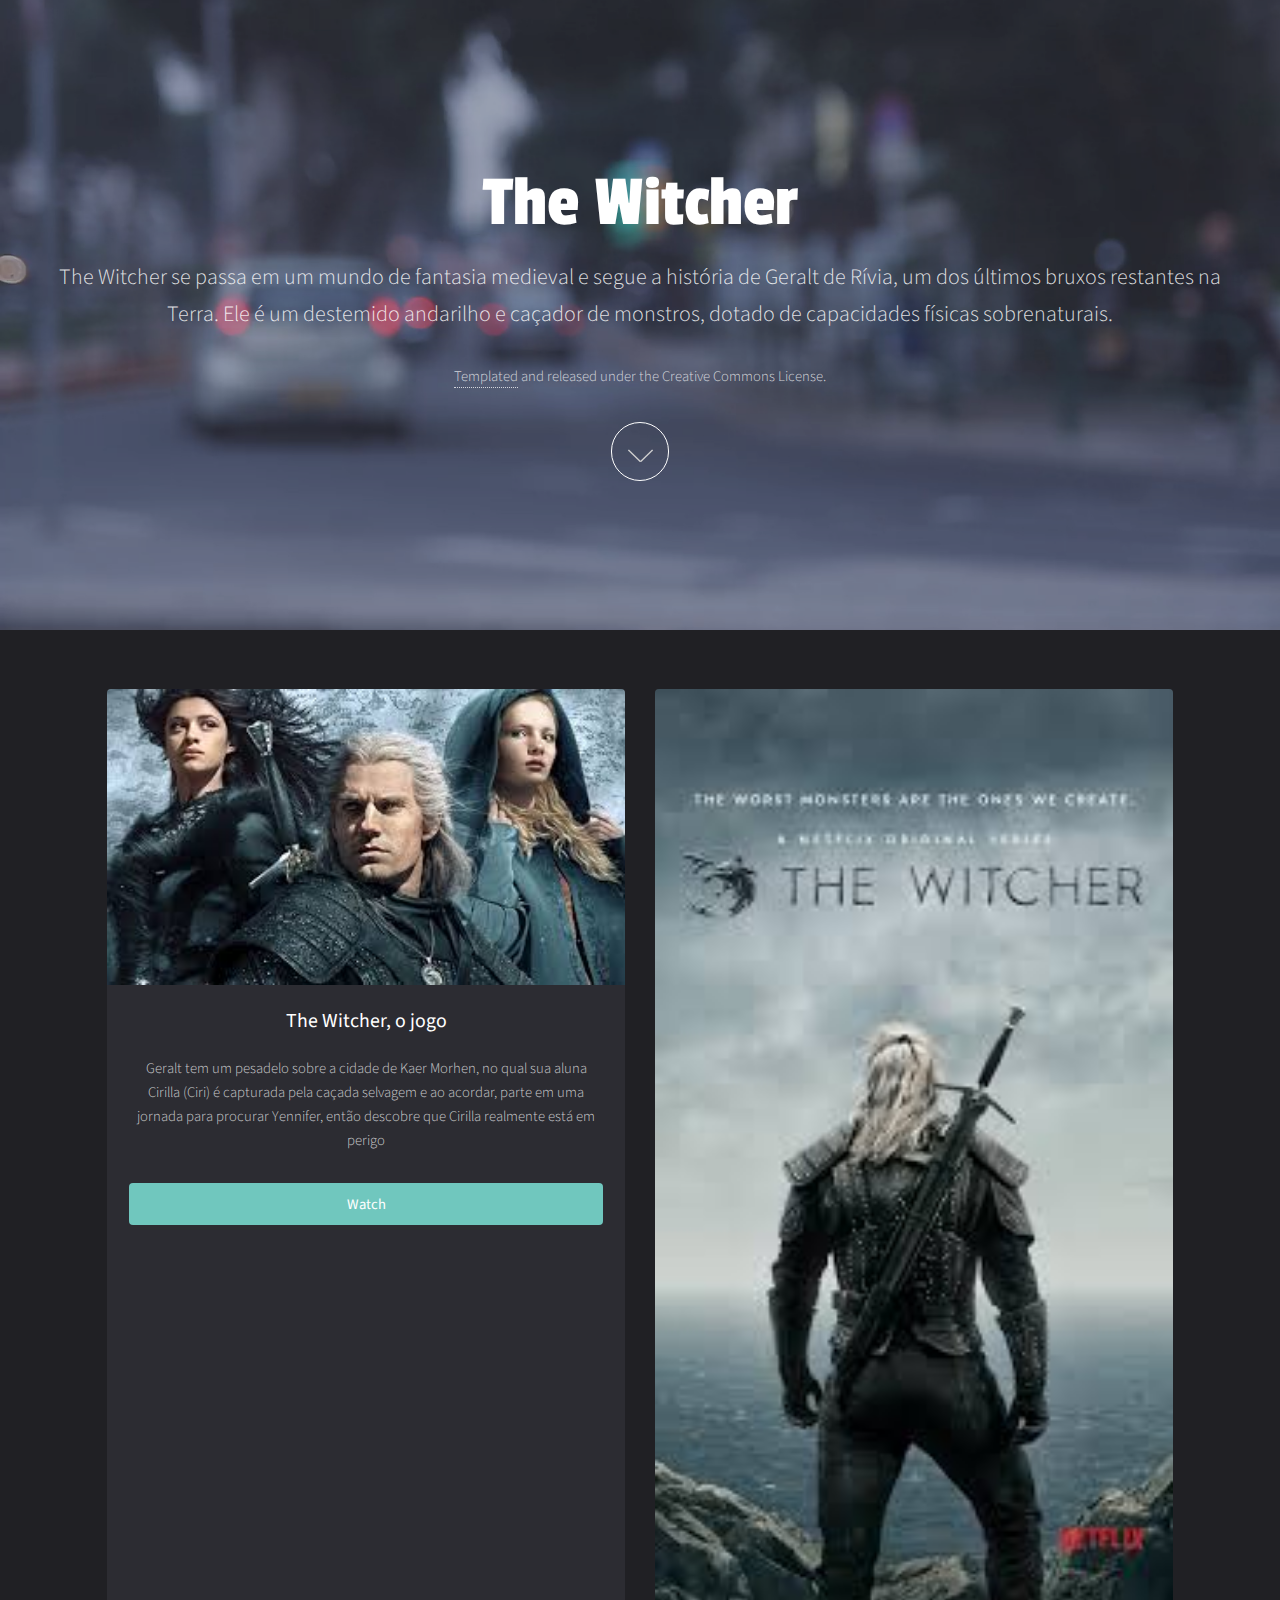
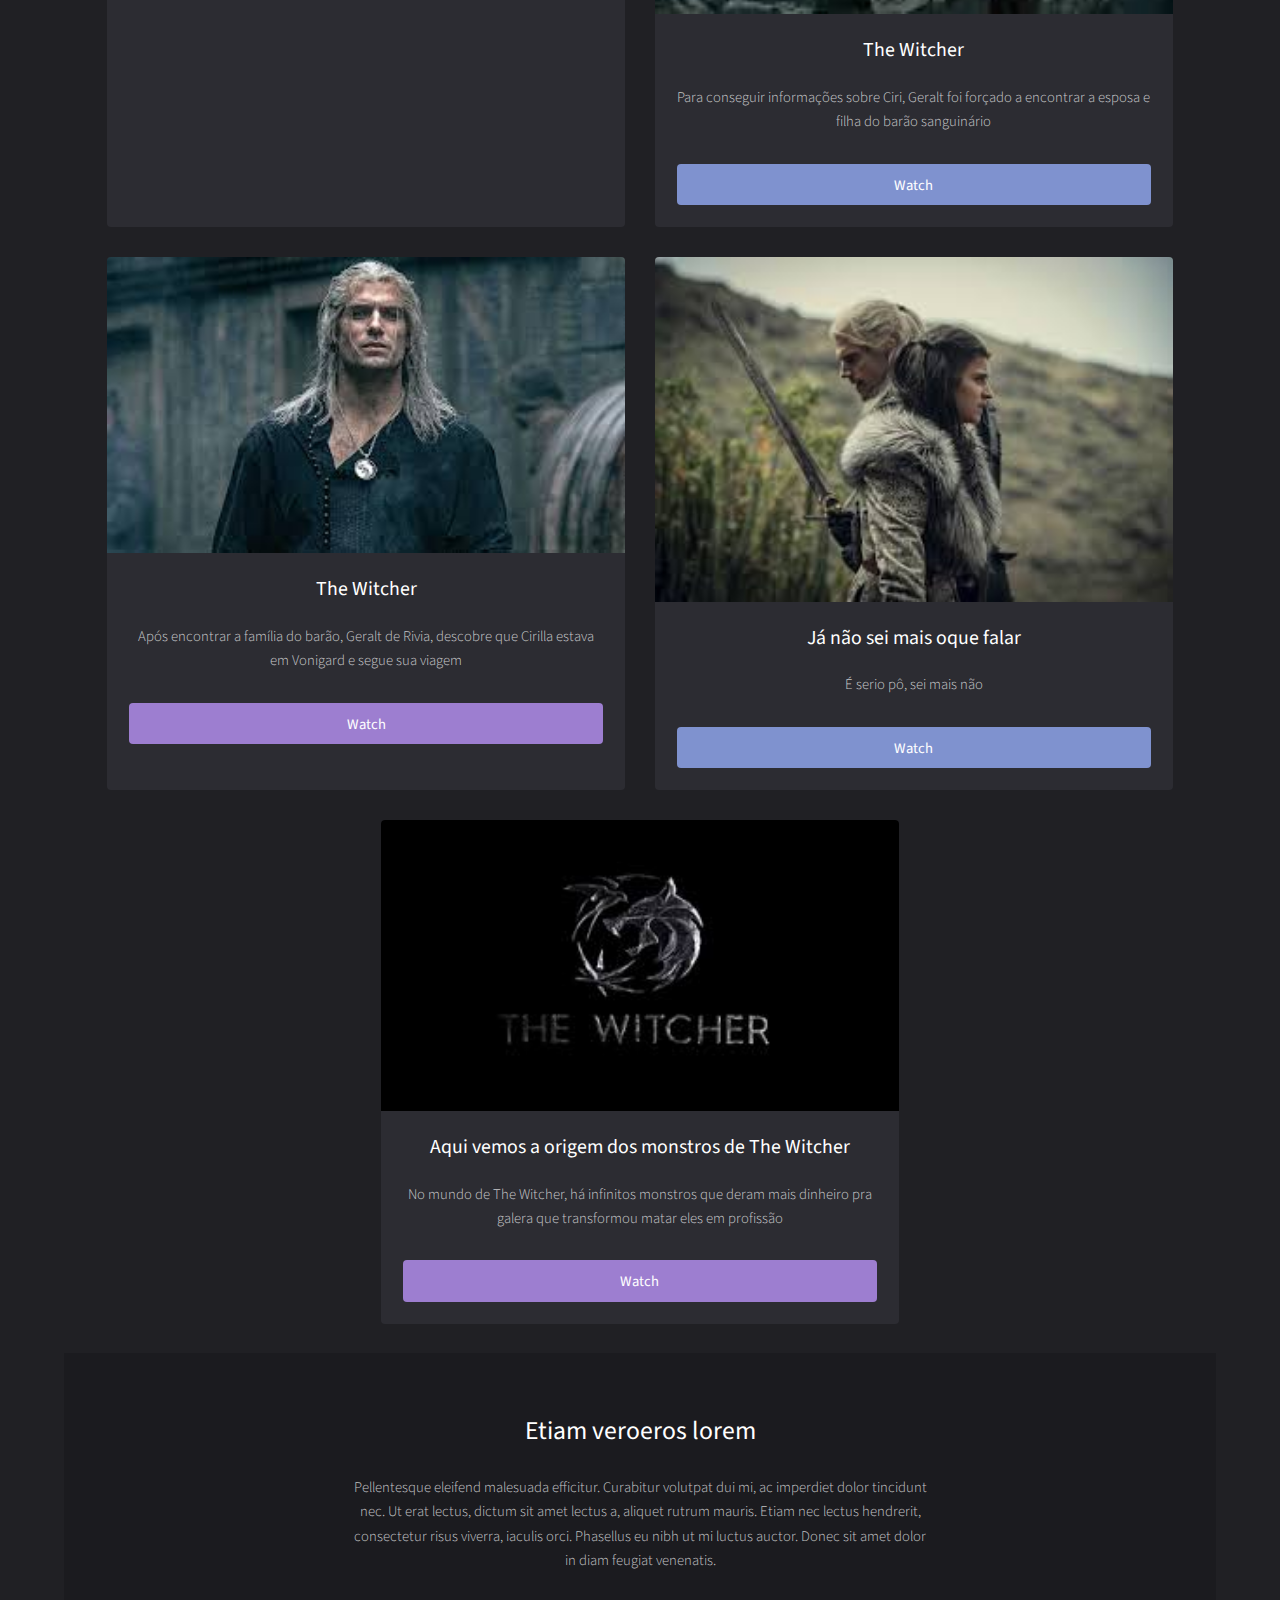
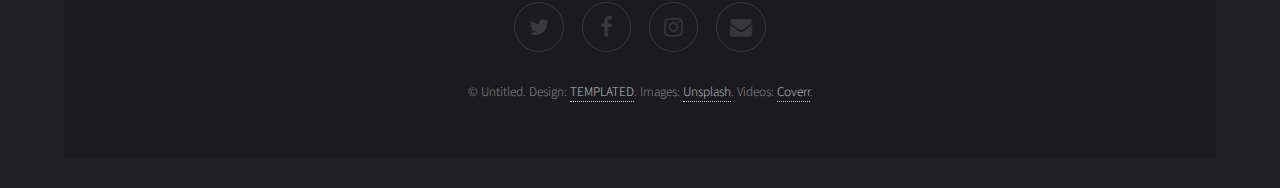
<file: Aula prof tarcisio/index.html>
<!DOCTYPE HTML>
<!--
	Full Motion by TEMPLATED
	templated.co @templatedco
	Released for free under the Creative Commons Attribution 3.0 license (templated.co/license)
-->
<html>
	<head>
		<title>The Witcher</title>
		<meta charset="utf-8" />
		<meta name="viewport" content="width=device-width, initial-scale=1" />
		<link rel="stylesheet" href="assets/css/main.css" />
	</head>
	<body id="top">

			<!-- Banner -->
			<!--
				To use a video as your background, set data-video to the name of your video without
				its extension (eg. images/banner). Your video must be available in both .mp4 and .webm
				formats to work correctly.
			-->
				<section id="banner" data-video="images/banner">
					<div class="inner">
						<header>
							<h1>The Witcher</h1>
							<p>The Witcher se passa em um mundo de fantasia medieval e segue a história de Geralt de Rívia,
								 um dos últimos bruxos restantes na Terra. Ele é um destemido andarilho e caçador de monstros,
								  dotado de capacidades físicas sobrenaturais.</p> <a href="https://templated.co/">Templated</a> and released under the Creative Commons License.</p>
						</header>
						<a href="#main" class="more">Learn More</a>
					</div>
				</section>

			<!-- Main -->
				<div id="main">
					<div class="inner">

					<!-- Boxes -->
						<div class="thumbnails">

							<div class="box">
								<a href="https://youtu.be/tjujvMkqWe4&t" class="image fit"><img src="images/thewitcher.jpg" alt="" /></a>
								<div class="inner">
									<h3>The Witcher, o jogo</h3>
									<p>Geralt tem um pesadelo sobre a cidade de Kaer Morhen, no qual sua aluna Cirilla (Ciri)
										 é capturada pela caçada selvagem e ao acordar, parte em uma jornada para procurar Yennifer,
										então descobre que Cirilla realmente está em perigo</p>
									<a href="https://youtu.be/tjujvMkqWe4&t" class="button fit" data-poptrox="youtube,800x400">Watch</a>
								</div>
							</div>

							<div class="box">
								<a href="https://youtu.be/4F9kdO8t45o&ab" class="image fit"><img src="images/thewitcher2.jpg" alt="" /></a>
								<div class="inner">
									<h3>The Witcher</h3>
									<p>Para conseguir informações sobre Ciri, Geralt foi forçado a encontrar a esposa e filha do
										barão sanguinário
									</p>
									<a href="https://youtu.be/4F9kdO8t45o&ab" class="button style2 fit" data-poptrox="youtube,800x400">Watch</a>
								</div>
							</div>

							<div class="box">
								<a href="https://youtu.be/a3h0WPUVR" class="image fit"><img src="images/thewitcher.3jpg.jpg" alt="" /></a>
								<div class="inner">
									<h3>The Witcher</h3>
									<p>Após encontrar a família do barão, Geralt de Rivia,
										 descobre que Cirilla estava em Vonigard e segue sua viagem</p>
									<a href="https://youtu.be/a3h0WPUVR" class="button style3 fit" data-poptrox="youtube,800x400">Watch</a>
								</div>
							</div>

							<div class="box">
								<a href="https://youtu.be/BaOFT1xK0pQ&ab" class="image fit"><img src="images/thewitcher4.jpg" alt="" /></a>
								<div class="inner">
									<h3>Já não sei mais oque falar</h3>
									<p>É serio pô, sei mais não</p>
									<a href="https://youtu.be/BaOFT1xK0pQ&ab" class="button style2 fit" data-poptrox="youtube,800x400">Watch</a>
								</div>
							</div>

							<div class="box">
								<a href="https://youtu.be/1FsLE80cKGc&ab" class="image fit"><img src="images/thewitcher5.jpg" alt="" /></a>
								<div class="inner">
									<h3>Aqui vemos a origem dos monstros de The Witcher</h3>
									<p>No mundo de The Witcher, há infinitos monstros que deram mais dinheiro pra galera
										que transformou matar eles em profissão
									</p>
									<a href="https://youtu.be/1FsLE80cKGc&ab" class="button style3 fit" data-poptrox="youtube,800x400">Watch</a>
								</div>
							</div>

						

			<!-- Footer -->
				<footer id="footer">
					<div class="inner">
						<h2>Etiam veroeros lorem</h2>
						<p>Pellentesque eleifend malesuada efficitur. Curabitur volutpat dui mi, ac imperdiet dolor tincidunt nec. Ut erat lectus, dictum sit amet lectus a, aliquet rutrum mauris. Etiam nec lectus hendrerit, consectetur risus viverra, iaculis orci. Phasellus eu nibh ut mi luctus auctor. Donec sit amet dolor in diam feugiat venenatis. </p>

						<ul class="icons">
							<li><a href="#" class="icon fa-twitter"><span class="label">Twitter</span></a></li>
							<li><a href="#" class="icon fa-facebook"><span class="label">Facebook</span></a></li>
							<li><a href="#" class="icon fa-instagram"><span class="label">Instagram</span></a></li>
							<li><a href="#" class="icon fa-envelope"><span class="label">Email</span></a></li>
						</ul>
						<p class="copyright">&copy; Untitled. Design: <a href="https://templated.co">TEMPLATED</a>. Images: <a href="https://unsplash.com/">Unsplash</a>. Videos: <a href="http://coverr.co/">Coverr</a>.</p>
					</div>
				</footer>

		<!-- Scripts -->
			<script src="assets/js/jquery.min.js"></script>
			<script src="assets/js/jquery.scrolly.min.js"></script>
			<script src="assets/js/jquery.poptrox.min.js"></script>
			<script src="assets/js/skel.min.js"></script>
			<script src="assets/js/util.js"></script>
			<script src="assets/js/main.js"></script>

	</body>
</html>
</file>
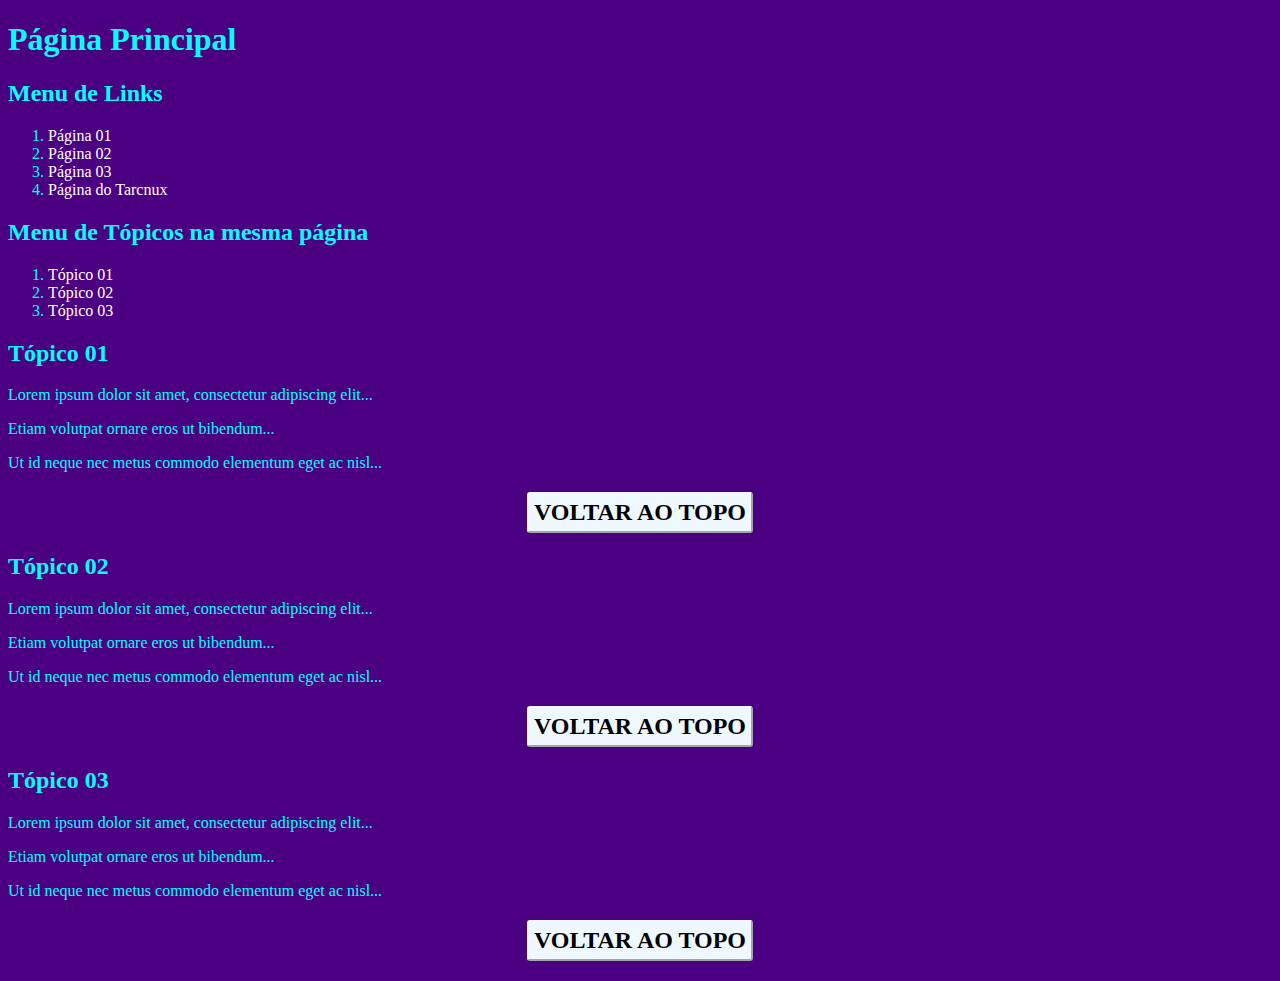
<file: aula01/index.html>
<!DOCTYPE html>
<html lang="pt-br">
<head>
   <meta charset="UTF-8">
   <meta name="viewport" content="width=device-width, initial-scale=1.0">
   <title>Página Principal</title>
   <!--É necessário ligar/linkar o Estilo CSS-->
   <link rel="stylesheet" href="./css/estilo.css">
</head>
<body id="principal">
   <h1 id="topo">Página Principal</h1>
   <h2>Menu de Links</h2>
   <ol><!--Lista não ordenada-->
       <li><a href="./pg1.html">Página 01</a></li>
       <li><a href="./pg2.html">Página 02</a></li>
       <li><a href="./pg3.html">Página 03</a></li>
       <li><!--Item da Lista - LI -->
           <a href="http://www.tarcnux.com.br" target="_blank">
               Página do Tarcnux
           </a>
       </li>
   </ol>
 
   <h2>Menu de Tópicos na mesma página</h2>
   <ol>
       <li><a href="#topico01">Tópico 01</a></li>
       <li><a href="#topico02">Tópico 02</a></li>
       <li><a href="#topico03">Tópico 03</a></li>
   </ol>
 
   <h2 id="topico01">Tópico 01</h2>
   <p>Lorem ipsum dolor sit amet, consectetur adipiscing elit...</p>
   <p>Etiam volutpat ornare eros ut bibendum...</p>
   <p>Ut id neque nec metus commodo elementum eget ac nisl...</p>
  
   <footer><!--Rodapé-->
       <h2><a href="#topo">VOLTAR AO TOPO</a></h2>
   </footer>   
  
   <h2 id="topico02">Tópico 02</h2>
   <p>Lorem ipsum dolor sit amet, consectetur adipiscing elit...</p>
   <p>Etiam volutpat ornare eros ut bibendum...</p>
   <p>Ut id neque nec metus commodo elementum eget ac nisl...</p>
 
   <footer><!--Rodapé-->
       <h2><a href="#topo">VOLTAR AO TOPO</a></h2>
   </footer>
 
   <h2 id="topico03">Tópico 03</h2>
   <p>Lorem ipsum dolor sit amet, consectetur adipiscing elit...</p>
   <p>Etiam volutpat ornare eros ut bibendum...</p>
   <p>Ut id neque nec metus commodo elementum eget ac nisl...</p>
  
   <footer><!--Rodapé-->
       <h2><a href="#topo">VOLTAR AO TOPO</a></h2>
   </footer>
 
</body>
</html>
</file>
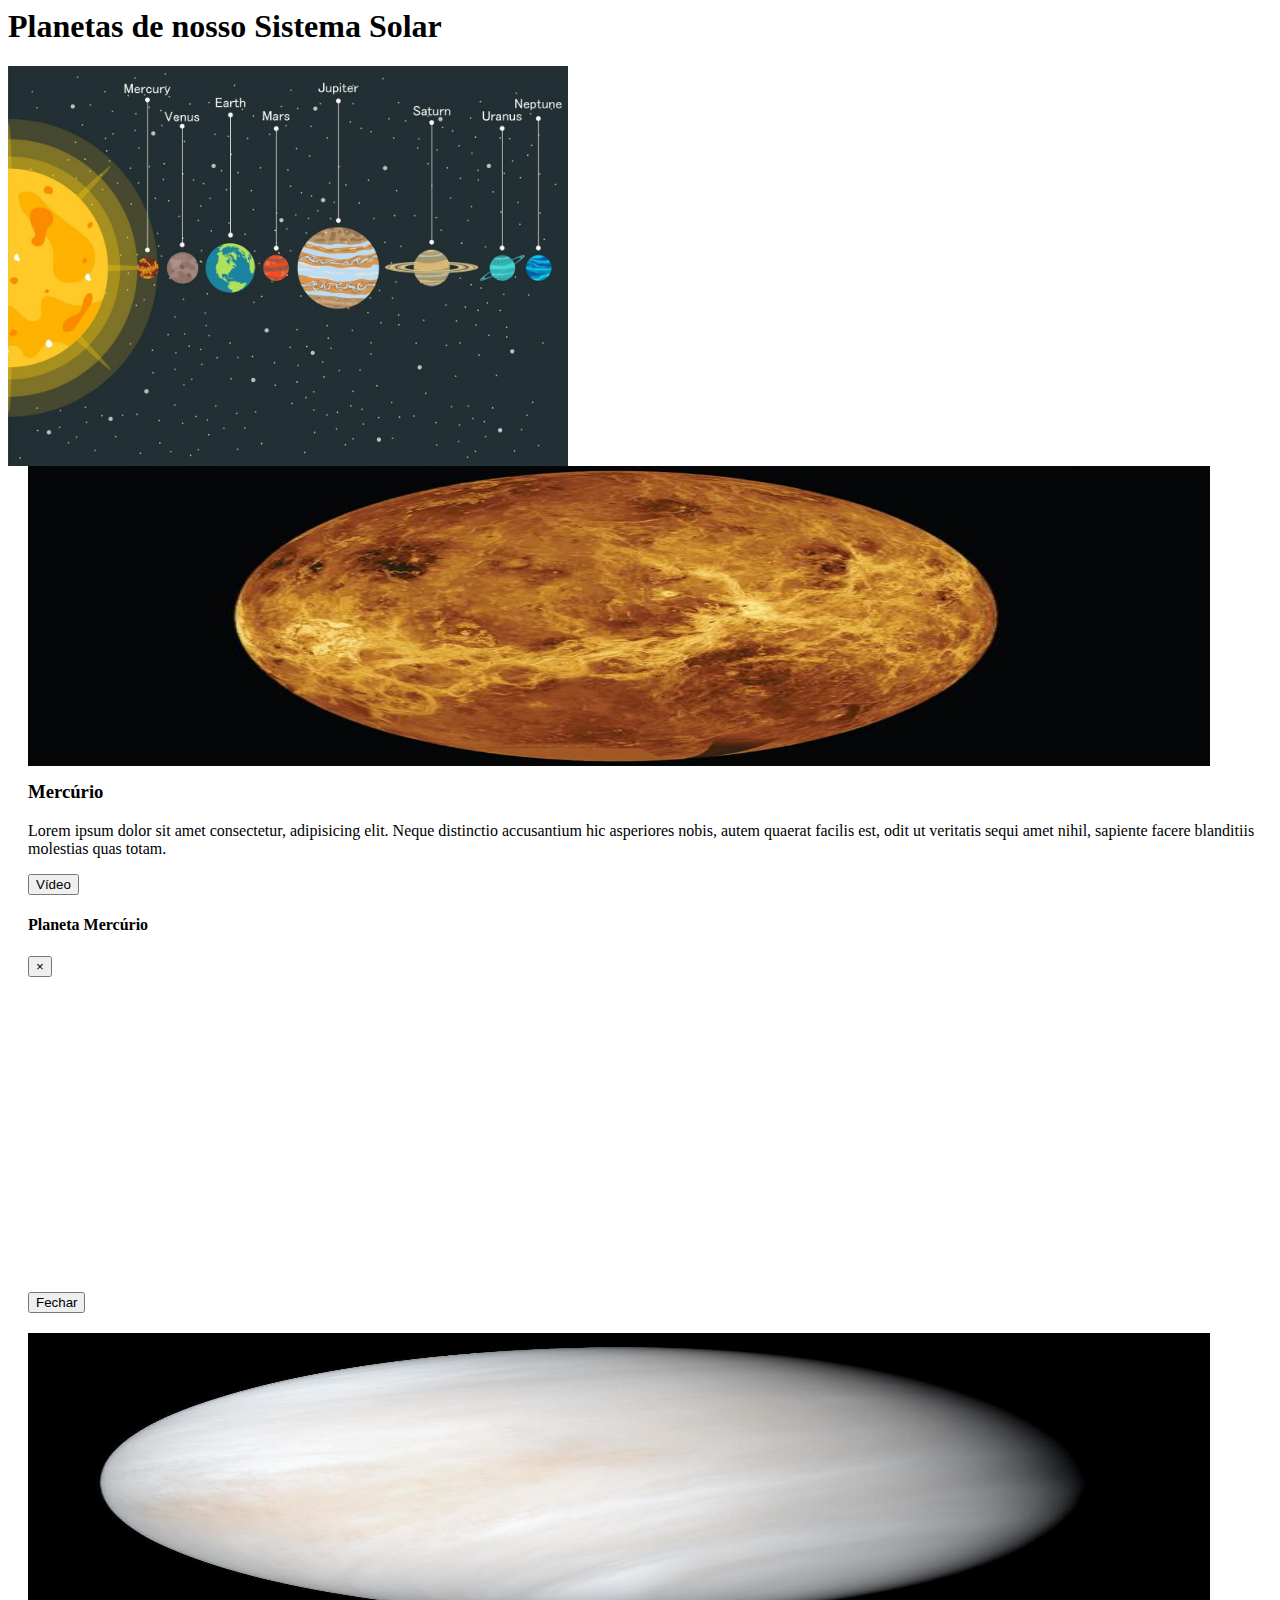
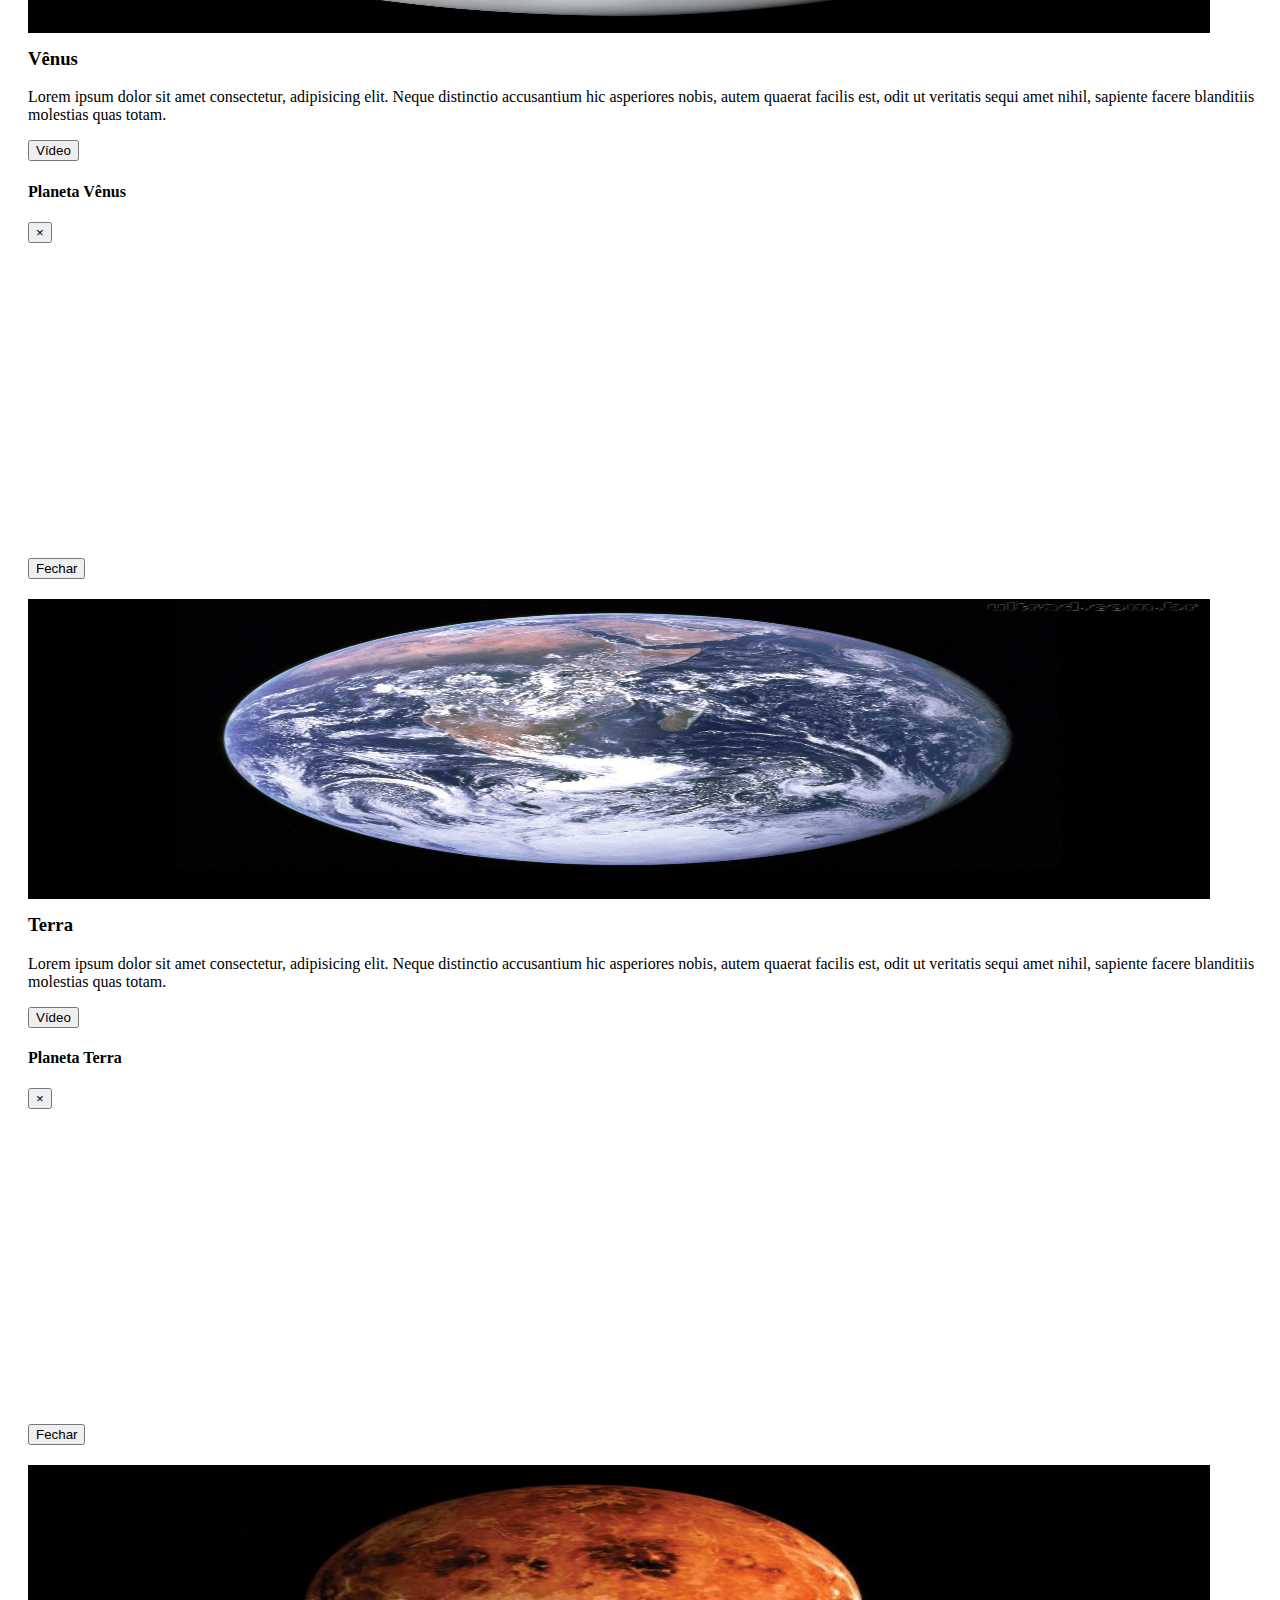
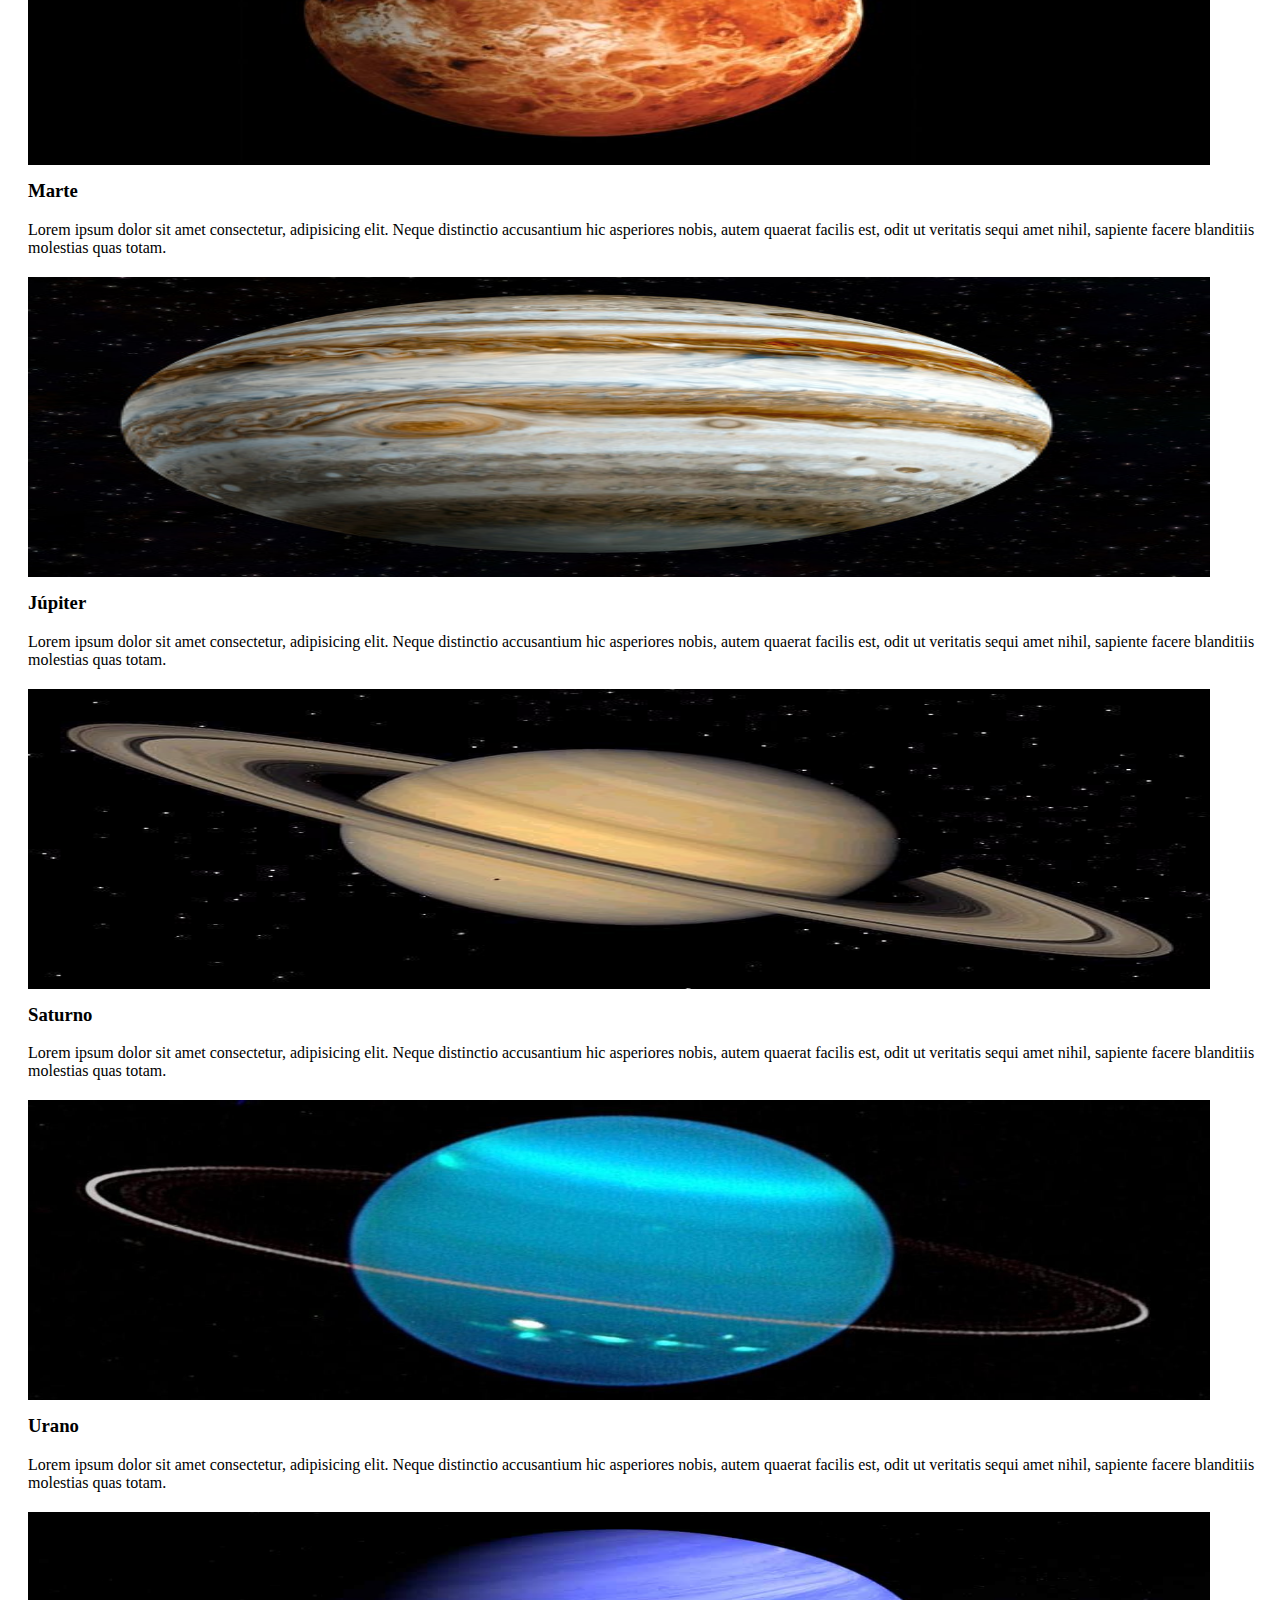
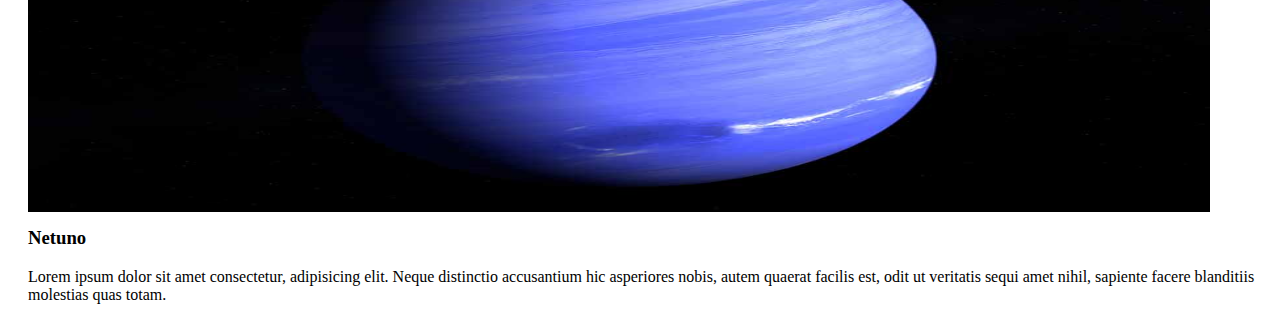
<file: Planetas-bootstrap/index.html>
<head>
  <!--Favicon-->
  <link rel="shortcut icon" href="./img/imgTerra.png" type="image/png">

  <!-- Meta tags Obrigatórias -->
  <meta charset="utf-8">
  <meta name="viewport" content="width=device-width, initial-scale=1, shrink-to-fit=no">
 
  <!--Favicon-->
  <link rel="shortcut icon" href="./img/imgTerra.png" type="image/png">

  <!-- Bootstrap CSS -->
  <link rel="stylesheet" href="https://stackpath.bootstrapcdn.com/bootstrap/4.1.3/css/bootstrap.min.css" integrity="sha384-MCw98/SFnGE8fJT3GXwEOngsV7Zt27NXFoaoApmYm81iuXoPkFOJwJ8ERdknLPMO" crossorigin="anonymous">
  <link rel="stylesheet" href="./estilo.css">

  <title>Planetas de nosso Sistema Solar</title>
</head>
<body>
  <header class="jumbotron text-light bg-dark text-center">
      <h1>Planetas de nosso Sistema Solar</h1>
      <img src="./img/sistema-solar.jpg" alt="Sistema Solar"
           height="400" class="rounded-circle">
  </header>
  <main class="container-fluid">
      <section class="row"> <!--1ª Fileira-->
          <article class="col card bg-light">
              <div class="card-body">
                  <img src="./img/mercurio.jpg" class="img-thumbnail"
                  alt="Mercúrio" title="Mercúrio">
                  <h3>Mercúrio</h3>
                  <p>
                      Lorem ipsum dolor sit amet consectetur, adipisicing elit. Neque distinctio accusantium hic asperiores nobis, autem quaerat facilis est, odit ut veritatis sequi amet nihil, sapiente facere blanditiis molestias quas totam.
                  </p>
                  <!-- Início Modal Mercúrio-->
                  <!-- Botão para abrir a Janela Modal -->
                  <button type="button" class="btn btn-primary" data-toggle="modal" data-target="#modalMercurio">
                      Vídeo
                  </button>
                 
                  <!-- A Modal -->
                  <div class="modal fade" id="modalMercurio">
                      <div class="modal-dialog">
                      <div class="modal-content">
                 
                          <!-- Cabeçalho Modal -->
                          <div class="modal-header">
                          <h4 class="modal-title">Planeta Mercúrio</h4>
                          <button type="button" class="close" data-dismiss="modal">&times;</button>
                          </div>
                 
                          <!-- Corpo Modal  -->
                          <div class="modal-body">
                              <!-- Vídeo do Youtube-->
                              <iframe width="560" height="315" src="https://www.youtube.com/embed/Nt1roYm0jPQ"
                              frameborder="0" allow="accelerometer; autoplay; clipboard-write; encrypted-media; gyroscope; picture-in-picture"
                              allowfullscreen></iframe>
                          </div>
                 
                          <!-- Rodapé Modal -->
                          <div class="modal-footer">
                          <button type="button" class="btn btn-danger" data-dismiss="modal">Fechar</button>
                          </div>
                 
                      </div>
                      </div>
                  </div>
                  <!-- Final Modal Mercúrio-->
              </div>
          </article>
          <article class="col card bg-light">
              <div class="card-body">
                  <img src="./img/venus.jpg" class="img-thumbnail"
                  alt="Vênus" title="Vênus">
                  <h3>Vênus</h3>
                  <p>
                      Lorem ipsum dolor sit amet consectetur, adipisicing elit. Neque distinctio accusantium hic asperiores nobis, autem quaerat facilis est, odit ut veritatis sequi amet nihil, sapiente facere blanditiis molestias quas totam.
                  </p>
                  <!-- Início Modal Vênus-->
                  <!-- Botão para abrir a Janela Modal -->
                  <button type="button" class="btn btn-primary" data-toggle="modal" data-target="#modalVenus">
                      Vídeo
                  </button>
                 
                  <!-- A Modal -->
                  <div class="modal fade" id="modalVenus">
                      <div class="modal-dialog">
                      <div class="modal-content">
                 
                          <!-- Cabeçalho Modal -->
                          <div class="modal-header">
                          <h4 class="modal-title">Planeta Vênus</h4>
                          <button type="button" class="close" data-dismiss="modal">&times;</button>
                          </div>
                 
                          <!-- Corpo Modal  -->
                          <div class="modal-body">
                              <!-- Vídeo do Youtube-->
                              <iframe width="560"
                              height="315" src="https://www.youtube.com/embed/wPpJHufd0K8" frameborder="0"
                              allow="accelerometer; autoplay; clipboard-write; encrypted-media; gyroscope; picture-in-picture"
                              allowfullscreen></iframe>
                          </div>
                 
                          <!-- Rodapé Modal -->
                          <div class="modal-footer">
                          <button type="button" class="btn btn-danger" data-dismiss="modal">Fechar</button>
                          </div>
                 
                      </div>
                      </div>
                  </div>
                  <!-- Final Modal Vênus-->
              </div>
          </article>
          <article class="col card bg-light">
              <div class="card-body">
                  <img src="./img/terra.jpg" class="img-thumbnail"
                  alt="Terra" title="Terra">
                  <h3>Terra</h3>
                  <p>
                      Lorem ipsum dolor sit amet consectetur, adipisicing elit. Neque distinctio accusantium hic asperiores nobis, autem quaerat facilis est, odit ut veritatis sequi amet nihil, sapiente facere blanditiis molestias quas totam.
                  </p>
                  <!-- Início Modal Terra-->
                  <!-- Botão para abrir a Janela Modal -->
                  <button type="button" class="btn btn-primary" data-toggle="modal" data-target="#modalTerra">
                      Vídeo
                  </button>
                 
                  <!-- A Modal -->
                  <div class="modal fade" id="modalTerra">
                      <div class="modal-dialog">
                      <div class="modal-content">
                 
                          <!-- Cabeçalho Modal -->
                          <div class="modal-header">
                          <h4 class="modal-title">Planeta Terra</h4>
                          <button type="button" class="close" data-dismiss="modal">&times;</button>
                          </div>
                 
                          <!-- Corpo Modal  -->
                          <div class="modal-body">
                              <!-- Vídeo do Youtube-->
                              <iframe width="560" height="315" src="https://www.youtube.com/embed/xQc9vyBpfjE" frameborder="0" allow="accelerometer; autoplay; clipboard-write; encrypted-media; gyroscope; picture-in-picture" allowfullscreen></iframe>
                          </div>
                 
                          <!-- Rodapé Modal -->
                          <div class="modal-footer">
                          <button type="button" class="btn btn-danger" data-dismiss="modal">Fechar</button>
                          </div>
                 
                      </div>
                      </div>
                  </div>
                  <!-- Final Modal Terra-->
              </div>
          </article>
      </section>

      <section class="row"><!--2ª Fileira -->
          <article class="col card bg-light">
              <div class="card-body">
                  <img src="./img/marte.jpg" alt="Marte" title="Marte"
                  class="img-thumbnail">
                  <h3>Marte</h3>
                  <p>
                      Lorem ipsum dolor sit amet consectetur, adipisicing elit. Neque distinctio accusantium hic asperiores nobis, autem quaerat facilis est, odit ut veritatis sequi amet nihil, sapiente facere blanditiis molestias quas totam.
                  </p>
              </div>
          </article>
          <article class="col card bg-light">
              <div class="card-body">
                  <img src="./img/jupiter.jpg" alt="Júpiter" title="Júpiter"
                  class="img-thumbnail">
                  <h3>Júpiter</h3>
                      <p>
                      Lorem ipsum dolor sit amet consectetur, adipisicing elit. Neque distinctio accusantium hic asperiores nobis, autem quaerat facilis est, odit ut veritatis sequi amet nihil, sapiente facere blanditiis molestias quas totam.
                  </p>                   
              </div>
          </article>
          <article class="col card bg-light">
              <div class="card-body">
                  <img src="./img/saturno.jpg" alt="Saturno" title="Saturno"
                  class="img-thumbnail">
                  <h3>Saturno</h3>
                  <p>
                      Lorem ipsum dolor sit amet consectetur, adipisicing elit. Neque distinctio accusantium hic asperiores nobis, autem quaerat facilis est, odit ut veritatis sequi amet nihil, sapiente facere blanditiis molestias quas totam.
                  </p>
              </div>
          </article>
      </section>

      <section class="row"><!--3ª Fileira-->
          <article class="col card bg-light">
              <div class="card-body">
                  <img src="./img/urano.jpg" alt="Urano" title="Urano"
                  class="img-thumbnail">
                  <h3>Urano</h3>
                  <p>
                      Lorem ipsum dolor sit amet consectetur, adipisicing elit. Neque distinctio accusantium hic asperiores nobis, autem quaerat facilis est, odit ut veritatis sequi amet nihil, sapiente facere blanditiis molestias quas totam.
                  </p>
              </div>
          </article>
          <article class="col card bg-light">
              <div class="card-body">
                  <img src="./img/netuno.jpg" alt="Netuno" title="Netuno"
                  class="img-thumbnail">
                  <h3>Netuno</h3>
                  <p>
                      Lorem ipsum dolor sit amet consectetur, adipisicing elit. Neque distinctio accusantium hic asperiores nobis, autem quaerat facilis est, odit ut veritatis sequi amet nihil, sapiente facere blanditiis molestias quas totam.
                  </p>
              </div>
          </article>
      </section>

  </main>

  <!-- JavaScript (Opcional) -->
  <!-- jQuery primeiro, depois Popper.js, depois Bootstrap JS -->
  <script src="https://code.jquery.com/jquery-3.3.1.slim.min.js" integrity="sha384-q8i/X+965DzO0rT7abK41JStQIAqVgRVzpbzo5smXKp4YfRvH+8abtTE1Pi6jizo" crossorigin="anonymous"></script>
  <script src="https://cdnjs.cloudflare.com/ajax/libs/popper.js/1.14.3/umd/popper.min.js" integrity="sha384-ZMP7rVo3mIykV+2+9J3UJ46jBk0WLaUAdn689aCwoqbBJiSnjAK/l8WvCWPIPm49" crossorigin="anonymous"></script>
  <script src="https://stackpath.bootstrapcdn.com/bootstrap/4.1.3/js/bootstrap.min.js" integrity="sha384-ChfqqxuZUCnJSK3+MXmPNIyE6ZbWh2IMqE241rYiqJxyMiZ6OW/JmZQ5stwEULTy" crossorigin="anonymous"></script>
</body>
</html>
</file>
<file: aula01/css/estilo.css>
/*Corpo da página principal*/
body#principal {
    background-color: indigo;
    color: cyan;
 }
  
 #principal a {
    color: white;
    text-decoration: none; /*Tira o sublinhado*/
    cursor: pointer; /*Muda o cursor do link*/
 }
  
 #principal a:hover { /*Ao passar o mouse por cima*/
    color: yellow;
 }
  
 /*Corpo da página pg01*/
 body#pg01 {
    background-color: red;
    color: white;
 }
  
 /*Corpo da página pg02*/
 body#pg02 {
    background-color: green;
    color: greenyellow;
 }
  
 /*Corpo da página pg03*/
 body#pg03 {
    background-color: blue;
    color: deepskyblue;
 }
  
 /*Configurações gerais - para todos os arquivos*/
 img {
    width: 300px;
    display: block;
    margin: 0 auto; /*alinhando ao centro*/
    transition: all 0.3s;
    border: 5px solid white;   
 }
 img:hover {
    width: 320px;
    box-shadow: 0 0 20px black;
 }
  
 footer a{
    background-color: aliceblue;
    width: fit-content;
    padding: 5px;
    text-decoration: none;
    color: black !important;
    border: 2px outset aliceblue;
    display: block;
    margin: 0 auto;
    border-radius: 3px;
 }
  
 footer a:hover {
    border: 2px inset gainsboro;
    background-color: gainsboro;
 }
</file>
<file: Planetas-bootstrap/estilo.css>
article img {
    height: 300px !important; /*Para caber três imagens*/
    width: 95%;
 }
  
 .card {
    margin-left: 20px;
    margin-bottom: 20px;
    transition: all 300ms;
 }
  
 .card:hover {
    box-shadow: 0 0 10px gray;
 }
  
 .card-body h3 {
    margin-top: 15px;
 }
  
 .modal-content {
    width: 600px;
 }
</file>
<file: Aula prof tarcisio/assets/css/main.css>
@charset "UTF-8";
@import url(font-awesome.min.css);
@import url("https://fonts.googleapis.com/css?family=Source+Sans+Pro:300,400|Passion+One:400");

/*
	Full Motion by TEMPLATED
	templated.co @templatedco
	Released for free under the Creative Commons Attribution 3.0 license (templated.co/license)
*/

/* Reset */

	html, body, div, span, applet, object, iframe, h1, h2, h3, h4, h5, h6, p, blockquote, pre, a, abbr, acronym, address, big, cite, code, del, dfn, em, img, ins, kbd, q, s, samp, small, strike, strong, sub, sup, tt, var, b, u, i, center, dl, dt, dd, ol, ul, li, fieldset, form, label, legend, table, caption, tbody, tfoot, thead, tr, th, td, article, aside, canvas, details, embed, figure, figcaption, footer, header, hgroup, menu, nav, output, ruby, section, summary, time, mark, audio, video {
		margin: 0;
		padding: 0;
		border: 0;
		font-size: 100%;
		font: inherit;
		vertical-align: baseline;
	}

	article, aside, details, figcaption, figure, footer, header, hgroup, menu, nav, section {
		display: block;
	}

	body {
		line-height: 1;
	}

	ol, ul {
		list-style: none;
	}

	blockquote, q {
		quotes: none;
	}

	blockquote:before, blockquote:after, q:before, q:after {
		content: '';
		content: none;
	}

	table {
		border-collapse: collapse;
		border-spacing: 0;
	}

	body {
		-webkit-text-size-adjust: none;
	}

/* Box Model */

	*, *:before, *:after {
		-moz-box-sizing: border-box;
		-webkit-box-sizing: border-box;
		box-sizing: border-box;
	}

/* Basic */

	@-ms-viewport {
		width: device-width;
	}

	body {
		-ms-overflow-style: scrollbar;
	}

	@media screen and (max-width: 480px) {

		html, body {
			min-width: 320px;
		}

	}

	body {
		background: #202024;
	}

		body.is-loading *, body.is-loading *:before, body.is-loading *:after {
			-moz-animation: none !important;
			-webkit-animation: none !important;
			-ms-animation: none !important;
			animation: none !important;
			-moz-transition: none !important;
			-webkit-transition: none !important;
			-ms-transition: none !important;
			transition: none !important;
		}

/* Type */

	body, input, select, textarea {
		color: rgba(255, 255, 255, 0.75);
		font-family: "Source Sans Pro", sans-serif;
		font-size: 14pt;
		font-weight: 300;
		line-height: 1.65;
	}

		@media screen and (max-width: 1680px) {

			body, input, select, textarea {
				font-size: 11pt;
			}

		}

		@media screen and (max-width: 1280px) {

			body, input, select, textarea {
				font-size: 11pt;
			}

		}

		@media screen and (max-width: 980px) {

			body, input, select, textarea {
				font-size: 12pt;
			}

		}

		@media screen and (max-width: 736px) {

			body, input, select, textarea {
				font-size: 12pt;
			}

		}

		@media screen and (max-width: 480px) {

			body, input, select, textarea {
				font-size: 12pt;
			}

		}

	a {
		-moz-transition: background-color 0.2s ease-in-out, color 0.2s ease-in-out;
		-webkit-transition: background-color 0.2s ease-in-out, color 0.2s ease-in-out;
		-ms-transition: background-color 0.2s ease-in-out, color 0.2s ease-in-out;
		transition: background-color 0.2s ease-in-out, color 0.2s ease-in-out;
		color: rgba(255, 255, 255, 0.75);
		text-decoration: none;
		border-bottom: 1px dotted;
		outline: 0;
	}

		a:hover {
			color: #FFF;
			border: none;
		}

	strong, b {
		color: #fff;
		font-weight: 400;
	}

	em, i {
		font-style: italic;
	}

	p {
		margin: 0 0 2em 0;
	}

	h1, h2, h3, h4, h5, h6 {
		color: #fff;
		font-weight: 400;
		line-height: 1.5;
		margin: 0 0 1em 0;
	}

		h1 a, h2 a, h3 a, h4 a, h5 a, h6 a {
			color: inherit;
			text-decoration: none;
		}

	h2 {
		font-size: 1.75em;
	}

	h3 {
		font-size: 1.35em;
	}

	h4 {
		font-size: 1.1em;
	}

	h5 {
		font-size: 0.9em;
	}

	h6 {
		font-size: 0.7em;
	}

	sub {
		font-size: 0.8em;
		position: relative;
		top: 0.5em;
	}

	sup {
		font-size: 0.8em;
		position: relative;
		top: -0.5em;
	}

	blockquote {
		border-left: solid 4px rgba(144, 144, 144, 0.25);
		font-style: italic;
		margin: 0 0 2em 0;
		padding: 0.5em 0 0.5em 2em;
	}

	code {
		background: rgba(144, 144, 144, 0.075);
		border-radius: 4px;
		border: solid 1px rgba(144, 144, 144, 0.25);
		font-family: "Courier New", monospace;
		font-size: 0.9em;
		margin: 0 0.25em;
		padding: 0.25em 0.65em;
	}

	pre {
		-webkit-overflow-scrolling: touch;
		font-family: "Courier New", monospace;
		font-size: 0.9em;
		margin: 0 0 2em 0;
	}

		pre code {
			display: block;
			line-height: 1.75;
			padding: 1em 1.5em;
			overflow-x: auto;
		}

	hr {
		border: 0;
		border-bottom: solid 1px rgba(144, 144, 144, 0.25);
		margin: 2em 0;
	}

		hr.major {
			margin: 3em 0;
		}

	.align-left {
		text-align: left;
	}

	.align-center {
		text-align: center;
	}

	.align-right {
		text-align: right;
	}

/* Section/Article */

	section.special, article.special {
		text-align: center;
	}

	header p {
		color: rgba(255, 255, 255, 0.5);
		position: relative;
		margin: 0 0 1.5em 0;
	}

	header h2 + p {
		font-size: 1.25em;
		margin-top: -1em;
	}

	header h3 + p {
		font-size: 1.1em;
		margin-top: -0.8em;
	}

	header h4 + p,
	header h5 + p,
	header h6 + p {
		font-size: 0.9em;
		margin-top: -0.6em;
	}

/* Box */

	.thumbnails {
		display: -moz-flex;
		display: -webkit-flex;
		display: -ms-flex;
		display: flex;
		-moz-align-items: stretch;
		-webkit-align-items: stretch;
		-ms-align-items: stretch;
		align-items: stretch;
		-moz-justify-content: center;
		-webkit-justify-content: center;
		-ms-justify-content: center;
		justify-content: center;
		-moz-flex-wrap: wrap;
		-webkit-flex-wrap: wrap;
		-ms-flex-wrap: wrap;
		flex-wrap: wrap;
	}

		.thumbnails .box {
			margin: 0 1em 2em 1em;
			width: 30%;
		}

			@media screen and (max-width: 1280px) {

				.thumbnails .box {
					width: 45%;
				}

			}

			@media screen and (max-width: 736px) {

				.thumbnails .box {
					width: 100%;
				}

			}

/* Form */

	form {
		margin: 0 0 2em 0;
	}

	label {
		color: #fff;
		display: block;
		font-size: 0.9em;
		font-weight: 400;
		margin: 0 0 1em 0;
	}

	input[type="text"],
	input[type="password"],
	input[type="email"],
	input[type="tel"],
	select,
	textarea {
		-moz-appearance: none;
		-webkit-appearance: none;
		-ms-appearance: none;
		appearance: none;
		background: rgba(144, 144, 144, 0.075);
		border-radius: 4px;
		border: none;
		border: solid 1px rgba(144, 144, 144, 0.25);
		color: inherit;
		display: block;
		outline: 0;
		padding: 0 1em;
		text-decoration: none;
		width: 100%;
	}

		input[type="text"]:invalid,
		input[type="password"]:invalid,
		input[type="email"]:invalid,
		input[type="tel"]:invalid,
		select:invalid,
		textarea:invalid {
			box-shadow: none;
		}

		input[type="text"]:focus,
		input[type="password"]:focus,
		input[type="email"]:focus,
		input[type="tel"]:focus,
		select:focus,
		textarea:focus {
			border-color: #ff8686;
			box-shadow: 0 0 0 1px #ff8686;
		}

	.select-wrapper {
		text-decoration: none;
		display: block;
		position: relative;
	}

		.select-wrapper:before {
			content: "";
			-moz-osx-font-smoothing: grayscale;
			-webkit-font-smoothing: antialiased;
			font-family: FontAwesome;
			font-style: normal;
			font-weight: normal;
			text-transform: none !important;
		}

		.select-wrapper:before {
			color: rgba(144, 144, 144, 0.25);
			display: block;
			height: 2.75em;
			line-height: 2.75em;
			pointer-events: none;
			position: absolute;
			right: 0;
			text-align: center;
			top: 0;
			width: 2.75em;
		}

		.select-wrapper select::-ms-expand {
			display: none;
		}

	input[type="text"],
	input[type="password"],
	input[type="email"],
	select {
		height: 2.75em;
	}

	textarea {
		padding: 0.75em 1em;
	}

	input[type="checkbox"],
	input[type="radio"] {
		-moz-appearance: none;
		-webkit-appearance: none;
		-ms-appearance: none;
		appearance: none;
		display: block;
		float: left;
		margin-right: -2em;
		opacity: 0;
		width: 1em;
		z-index: -1;
	}

		input[type="checkbox"] + label,
		input[type="radio"] + label {
			text-decoration: none;
			color: rgba(255, 255, 255, 0.75);
			cursor: pointer;
			display: inline-block;
			font-size: 1em;
			font-weight: 300;
			padding-left: 2.4em;
			padding-right: 0.75em;
			position: relative;
		}

			input[type="checkbox"] + label:before,
			input[type="radio"] + label:before {
				-moz-osx-font-smoothing: grayscale;
				-webkit-font-smoothing: antialiased;
				font-family: FontAwesome;
				font-style: normal;
				font-weight: normal;
				text-transform: none !important;
			}

			input[type="checkbox"] + label:before,
			input[type="radio"] + label:before {
				background: rgba(144, 144, 144, 0.075);
				border-radius: 4px;
				border: solid 1px rgba(144, 144, 144, 0.25);
				content: '';
				display: inline-block;
				height: 1.65em;
				left: 0;
				line-height: 1.58125em;
				position: absolute;
				text-align: center;
				top: 0;
				width: 1.65em;
			}

		input[type="checkbox"]:checked + label:before,
		input[type="radio"]:checked + label:before {
			background: #ff8686;
			border-color: #ff8686;
			color: #ffffff;
			content: '\f00c';
		}

		input[type="checkbox"]:focus + label:before,
		input[type="radio"]:focus + label:before {
			border-color: #ff8686;
			box-shadow: 0 0 0 1px #ff8686;
		}

	input[type="checkbox"] + label:before {
		border-radius: 4px;
	}

	input[type="radio"] + label:before {
		border-radius: 100%;
	}

	::-webkit-input-placeholder {
		color: rgba(255, 255, 255, 0.5) !important;
		opacity: 1.0;
	}

	:-moz-placeholder {
		color: rgba(255, 255, 255, 0.5) !important;
		opacity: 1.0;
	}

	::-moz-placeholder {
		color: rgba(255, 255, 255, 0.5) !important;
		opacity: 1.0;
	}

	:-ms-input-placeholder {
		color: rgba(255, 255, 255, 0.5) !important;
		opacity: 1.0;
	}

	.formerize-placeholder {
		color: rgba(255, 255, 255, 0.5) !important;
		opacity: 1.0;
	}

/* Box */

	.box {
		border-radius: 4px;
		margin-bottom: 2em;
		background: #2c2c32;
		text-align: center;
	}

		.box > :last-child,
		.box > :last-child > :last-child,
		.box > :last-child > :last-child > :last-child {
			margin-bottom: 0;
		}

		.box .image.fit {
			margin: 0;
		}

		.box .image img {
			border-radius: 4px 4px 0 0;
		}

		.box .inner {
			padding: 1.5em;
			width: 100% !important;
		}

			@media screen and (max-width: 480px) {

				.box .inner {
					padding: 1em;
				}

			}

		.box.alt {
			border: 0;
			border-radius: 0;
			padding: 0;
		}

/* Icon */

	.icon {
		text-decoration: none;
		border-bottom: none;
		position: relative;
	}

		.icon:before {
			-moz-osx-font-smoothing: grayscale;
			-webkit-font-smoothing: antialiased;
			font-family: FontAwesome;
			font-style: normal;
			font-weight: normal;
			text-transform: none !important;
		}

		.icon > .label {
			display: none;
		}

/* Image */

	.image {
		border-radius: 4px;
		border: 0;
		display: inline-block;
		position: relative;
	}

		.image img {
			border-radius: 4px;
			display: block;
		}

		.image.left, .image.right {
			max-width: 40%;
		}

			.image.left img, .image.right img {
				width: 100%;
			}

		.image.left {
			float: left;
			padding: 0 1.5em 1em 0;
			top: 0.25em;
		}

		.image.right {
			float: right;
			padding: 0 0 1em 1.5em;
			top: 0.25em;
		}

		.image.fit {
			display: block;
			margin: 0 0 2em 0;
			width: 100%;
		}

			.image.fit img {
				width: 100%;
			}

		.image.main {
			display: block;
			margin: 0 0 3em 0;
			width: 100%;
		}

			.image.main img {
				width: 100%;
			}

/* List */

	ol {
		list-style: decimal;
		margin: 0 0 2em 0;
		padding-left: 1.25em;
	}

		ol li {
			padding-left: 0.25em;
		}

	ul {
		list-style: disc;
		margin: 0 0 2em 0;
		padding-left: 1em;
	}

		ul li {
			padding-left: 0.5em;
		}

		ul.alt {
			list-style: none;
			padding-left: 0;
		}

			ul.alt li {
				border-top: solid 1px rgba(144, 144, 144, 0.25);
				padding: 0.5em 0;
			}

				ul.alt li:first-child {
					border-top: 0;
					padding-top: 0;
				}

		ul.icons {
			cursor: default;
			list-style: none;
			padding-left: 0;
		}

			ul.icons li {
				display: inline-block;
				text-align: center;
				padding-left: 0;
				padding-right: 1em;
			}

				ul.icons li a {
					display: block;
					border-radius: 100%;
					margin: 0;
					padding: 0.5em;
					border: solid 1px rgba(144, 144, 144, 0.25);
					color: rgba(144, 144, 144, 0.25);
				}

					ul.icons li a:before {
						font-size: 1.5em;
						display: block;
						width: 1.5em;
						height: 1.5em;
						line-height: 1.5em;
					}

					ul.icons li a:hover {
						background-color: #202024;
						color: #FFF;
					}

				ul.icons li:last-child {
					padding-right: 0;
				}

		ul.actions {
			cursor: default;
			list-style: none;
			padding-left: 0;
		}

			ul.actions li {
				display: inline-block;
				padding: 0 1em 0 0;
				vertical-align: middle;
			}

				ul.actions li:last-child {
					padding-right: 0;
				}

			ul.actions.small li {
				padding: 0 0.5em 0 0;
			}

			ul.actions.vertical li {
				display: block;
				padding: 1em 0 0 0;
			}

				ul.actions.vertical li:first-child {
					padding-top: 0;
				}

				ul.actions.vertical li > * {
					margin-bottom: 0;
				}

			ul.actions.vertical.small li {
				padding: 0.5em 0 0 0;
			}

				ul.actions.vertical.small li:first-child {
					padding-top: 0;
				}

			ul.actions.fit {
				display: table;
				margin-left: -1em;
				padding: 0;
				table-layout: fixed;
				width: calc(100% + 1em);
			}

				ul.actions.fit li {
					display: table-cell;
					padding: 0 0 0 1em;
				}

					ul.actions.fit li > * {
						margin-bottom: 0;
					}

				ul.actions.fit.small {
					margin-left: -0.5em;
					width: calc(100% + 0.5em);
				}

					ul.actions.fit.small li {
						padding: 0 0 0 0.5em;
					}

			@media screen and (max-width: 480px) {

				ul.actions {
					margin: 0 0 2em 0;
				}

					ul.actions li {
						padding: 1em 0 0 0;
						display: block;
						text-align: center;
						width: 100%;
					}

						ul.actions li:first-child {
							padding-top: 0;
						}

						ul.actions li > * {
							width: 100%;
							margin: 0 !important;
						}

							ul.actions li > *.icon:before {
								margin-left: -2em;
							}

					ul.actions.small li {
						padding: 0.5em 0 0 0;
					}

						ul.actions.small li:first-child {
							padding-top: 0;
						}

			}

	dl {
		margin: 0 0 2em 0;
	}

		dl dt {
			display: block;
			font-weight: 400;
			margin: 0 0 1em 0;
		}

		dl dd {
			margin-left: 2em;
		}

/* Table */

	.table-wrapper {
		-webkit-overflow-scrolling: touch;
		overflow-x: auto;
	}

	table {
		margin: 0 0 2em 0;
		width: 100%;
	}

		table tbody tr {
			border: solid 1px rgba(144, 144, 144, 0.25);
			border-left: 0;
			border-right: 0;
		}

			table tbody tr:nth-child(2n + 1) {
				background-color: rgba(144, 144, 144, 0.075);
			}

		table td {
			padding: 0.75em 0.75em;
		}

		table th {
			color: #fff;
			font-size: 0.9em;
			font-weight: 400;
			padding: 0 0.75em 0.75em 0.75em;
			text-align: left;
		}

		table thead {
			border-bottom: solid 2px rgba(144, 144, 144, 0.25);
		}

		table tfoot {
			border-top: solid 2px rgba(144, 144, 144, 0.25);
		}

		table.alt {
			border-collapse: separate;
		}

			table.alt tbody tr td {
				border: solid 1px rgba(144, 144, 144, 0.25);
				border-left-width: 0;
				border-top-width: 0;
			}

				table.alt tbody tr td:first-child {
					border-left-width: 1px;
				}

			table.alt tbody tr:first-child td {
				border-top-width: 1px;
			}

			table.alt thead {
				border-bottom: 0;
			}

			table.alt tfoot {
				border-top: 0;
			}

/* Button */

	input[type="submit"],
	input[type="reset"],
	input[type="button"],
	button,
	.button {
		-moz-appearance: none;
		-webkit-appearance: none;
		-ms-appearance: none;
		appearance: none;
		-moz-transition: background-color 0.2s ease-in-out, color 0.2s ease-in-out;
		-webkit-transition: background-color 0.2s ease-in-out, color 0.2s ease-in-out;
		-ms-transition: background-color 0.2s ease-in-out, color 0.2s ease-in-out;
		transition: background-color 0.2s ease-in-out, color 0.2s ease-in-out;
		background-color: #70c7be;
		border-radius: 4px;
		border: 0;
		color: #ffffff !important;
		cursor: pointer;
		display: inline-block;
		font-weight: 400;
		height: 2.85em;
		line-height: 2.95em;
		padding: 0 1.5em;
		text-align: center;
		text-decoration: none;
		white-space: nowrap;
	}

		input[type="submit"]:hover,
		input[type="reset"]:hover,
		input[type="button"]:hover,
		button:hover,
		.button:hover {
			background-color: #82cec6;
		}

		input[type="submit"]:active,
		input[type="reset"]:active,
		input[type="button"]:active,
		button:active,
		.button:active {
			background-color: #5ec0b6;
		}

		input[type="submit"].icon,
		input[type="reset"].icon,
		input[type="button"].icon,
		button.icon,
		.button.icon {
			padding-left: 1.35em;
		}

			input[type="submit"].icon:before,
			input[type="reset"].icon:before,
			input[type="button"].icon:before,
			button.icon:before,
			.button.icon:before {
				margin-right: 0.5em;
			}

		input[type="submit"].fit,
		input[type="reset"].fit,
		input[type="button"].fit,
		button.fit,
		.button.fit {
			display: block;
			margin: 0 0 1em 0;
			width: 100%;
		}

		input[type="submit"].small,
		input[type="reset"].small,
		input[type="button"].small,
		button.small,
		.button.small {
			font-size: 0.8em;
		}

		input[type="submit"].big,
		input[type="reset"].big,
		input[type="button"].big,
		button.big,
		.button.big {
			font-size: 1.35em;
		}

		input[type="submit"].disabled, input[type="submit"]:disabled,
		input[type="reset"].disabled,
		input[type="reset"]:disabled,
		input[type="button"].disabled,
		input[type="button"]:disabled,
		button.disabled,
		button:disabled,
		.button.disabled,
		.button:disabled {
			background-color: rgba(255, 255, 255, 0.75) !important;
			box-shadow: inset 0 -0.15em 0 0 rgba(0, 0, 0, 0.15);
			color: #202024 !important;
			cursor: default;
			opacity: 0.25;
		}

		input[type="submit"].style2,
		input[type="reset"].style2,
		input[type="button"].style2,
		button.style2,
		.button.style2 {
			background-color: #7f92cf;
		}

			input[type="submit"].style2:hover,
			input[type="reset"].style2:hover,
			input[type="button"].style2:hover,
			button.style2:hover,
			.button.style2:hover {
				background-color: #92a2d6;
			}

			input[type="submit"].style2:active,
			input[type="reset"].style2:active,
			input[type="button"].style2:active,
			button.style2:active,
			.button.style2:active {
				background-color: #6c82c8;
			}

		input[type="submit"].style3,
		input[type="reset"].style3,
		input[type="button"].style3,
		button.style3,
		.button.style3 {
			background-color: #9d7ed0;
		}

			input[type="submit"].style3:hover,
			input[type="reset"].style3:hover,
			input[type="button"].style3:hover,
			button.style3:hover,
			.button.style3:hover {
				background-color: #ab91d7;
			}

			input[type="submit"].style3:active,
			input[type="reset"].style3:active,
			input[type="button"].style3:active,
			button.style3:active,
			.button.style3:active {
				background-color: #8f6bc9;
			}

		@media screen and (max-width: 480px) {

			input[type="submit"],
			input[type="reset"],
			input[type="button"],
			button,
			.button {
				padding: 0;
			}

		}

/* Poptrox */

	.poptrox-popup {
		-moz-box-sizing: content-box;
		-webkit-box-sizing: content-box;
		-ms-box-sizing: content-box;
		box-sizing: content-box;
		background: #000;
		box-shadow: 0 0.5em 3em 0 rgba(0, 0, 0, 0.25);
		border-radius: 4px;
		padding: 2em;
		overflow: hidden;
	}

		.poptrox-popup .closer {
			-moz-transition: opacity 0.2s ease-in-out;
			-webkit-transition: opacity 0.2s ease-in-out;
			-ms-transition: opacity 0.2s ease-in-out;
			transition: opacity 0.2s ease-in-out;
			text-decoration: none;
			position: absolute;
			top: .5em;
			right: .5em;
			z-index: 11000;
			-webkit-tap-highlight-color: rgba(255, 255, 255, 0);
			white-space: nowrap;
			text-indent: 2em;
			overflow: hidden;
			width: 2em;
			height: 2em;
			display: block;
		}

			.poptrox-popup .closer:before {
				content: "\f00d";
				-moz-osx-font-smoothing: grayscale;
				-webkit-font-smoothing: antialiased;
				font-family: FontAwesome;
				font-style: normal;
				font-weight: normal;
				text-transform: none !important;
				display: block;
				position: relative;
				text-indent: 0;
				border-radius: 100%;
				box-shadow: inset 0 0 0 1px rgba(255, 255, 255, 0.25);
				color: #ffffff !important;
				width: 2em;
				height: 2em;
				line-height: 2em;
			}

		.poptrox-popup:hover .closer {
			opacity: 0.5;
		}

		.poptrox-popup:hover .closer:hover {
			opacity: 1.0;
		}

		@media screen and (max-width: 736px) {

			.poptrox-popup {
				padding: 0;
			}

				.poptrox-popup .closer {
					display: none !important;
				}

		}

/* Banner */

	#banner {
		-moz-align-items: center;
		-webkit-align-items: center;
		-ms-align-items: center;
		align-items: center;
		display: -moz-flex;
		display: -webkit-flex;
		display: -ms-flex;
		display: flex;
		-moz-justify-content: center;
		-webkit-justify-content: center;
		-ms-justify-content: center;
		justify-content: center;
		padding: 8em 4em 6em 4em;
		min-height: 70vh;
		background-image: url("../../images/banner.jpg");
		background-position: center;
		background-size: cover;
		background-repeat: no-repeat;
		border-top: 0;
		position: relative;
		text-align: center;
		overflow: hidden;
	}

		#banner .inner {
			text-align: center;
			position: relative;
			z-index: 2;
		}

		#banner h1 {
			color: #fff;
			font-size: 5em;
			font-weight: 400;
			font-family: 'Passion One', cursive;
			margin: 0;
		}

			@media screen and (max-width: 980px) {

				#banner h1 {
					font-size: 5em;
				}

			}

			@media screen and (max-width: 736px) {

				#banner h1 {
					font-size: 3em;
				}

			}

		#banner p {
			color: rgba(255, 255, 255, 0.85);
			font-size: 1.5em;
			font-weight: 300;
		}

			@media screen and (max-width: 980px) {

				#banner p {
					font-size: 1.5em;
				}

			}

			@media screen and (max-width: 480px) {

				#banner p {
					font-size: 1.25em;
				}

			}

		#banner a {
			color: rgba(255, 255, 255, 0.75);
			text-decoration: none;
			border-bottom: 1px dotted;
		}

			#banner a:hover {
				color: #FFF;
				border: none;
			}

		#banner .more {
			background-image: url("images/arrow.svg");
			background-position: center 1.35em;
			background-repeat: no-repeat;
			background-size: auto;
			border: 1px solid #fff;
			border-radius: 100%;
			color: rgba(255, 255, 255, 0.75);
			display: block;
			height: 4em;
			text-indent: 4em;
			overflow: hidden;
			white-space: nowrap;
			width: 4em;
			z-index: 2;
			margin: 0 auto 2em auto;
		}

			#banner .more:hover {
				background-color: rgba(255, 255, 255, 0.05);
				border: 1px solid #fff;
				color: #FFF;
			}

		#banner video {
			-moz-transform: translateX(50%) translateY(50%);
			-webkit-transform: translateX(50%) translateY(50%);
			-ms-transform: translateX(50%) translateY(50%);
			transform: translateX(50%) translateY(50%);
			position: absolute;
			bottom: 50%;
			right: 50%;
			width: auto;
			height: auto;
			min-width: 100%;
			min-height: 100%;
			overflow: hidden;
		}

		#banner:before {
			-moz-transition: opacity 3s ease;
			-webkit-transition: opacity 3s ease;
			-ms-transition: opacity 3s ease;
			transition: opacity 3s ease;
			-moz-transition-delay: 1s;
			-webkit-transition-delay: 1s;
			-ms-transition-delay: 1s;
			transition-delay: 1s;
			content: '';
			background-color: #42424f;
			display: block;
			height: 100%;
			left: 0;
			opacity: 0.45;
			position: absolute;
			top: 0;
			width: 100%;
			z-index: 1;
		}

		@media screen and (max-width: 1280px) {

			#banner video {
				display: none;
			}

		}

		@media screen and (max-width: 980px) {

			#banner br {
				display: none;
			}

		}

		@media screen and (max-width: 736px) {

			#banner {
				min-height: 0;
				padding: 6em 2em 4em 2em;
			}

				#banner br {
					display: none;
				}

		}

		body.is-loading #banner:before {
			opacity: 1;
		}

/* Main */

	#main {
		padding: 4em 0 2em 0;
	}

		@media screen and (max-width: 736px) {

			#main {
				padding: 3em 0 1em 0;
			}

		}

		#main .inner {
			width: 90%;
			max-width: 80em;
			margin: 0 auto;
		}

			@media screen and (max-width: 480px) {

				#main .inner {
					width: 95%;
				}

			}

/* Footer */

	#footer {
		padding: 4em 0 2em 0;
		background-color: #1b1b1f;
		text-align: center;
	}

		#footer .inner {
			width: 50%;
			margin: 0 auto;
		}

			@media screen and (max-width: 980px) {

				#footer .inner {
					width: 75%;
				}

			}

			@media screen and (max-width: 480px) {

				#footer .inner {
					width: 90%;
				}

			}

		#footer .copyright {
			color: rgba(255, 255, 255, 0.5);
			font-size: 0.9em;
			margin: 0 0 2em 0;
			padding: 0;
			text-align: center;
		}

		@media screen and (max-width: 736px) {

			#footer {
				padding: 3em 0 1em 0;
			}

		}
</file>
